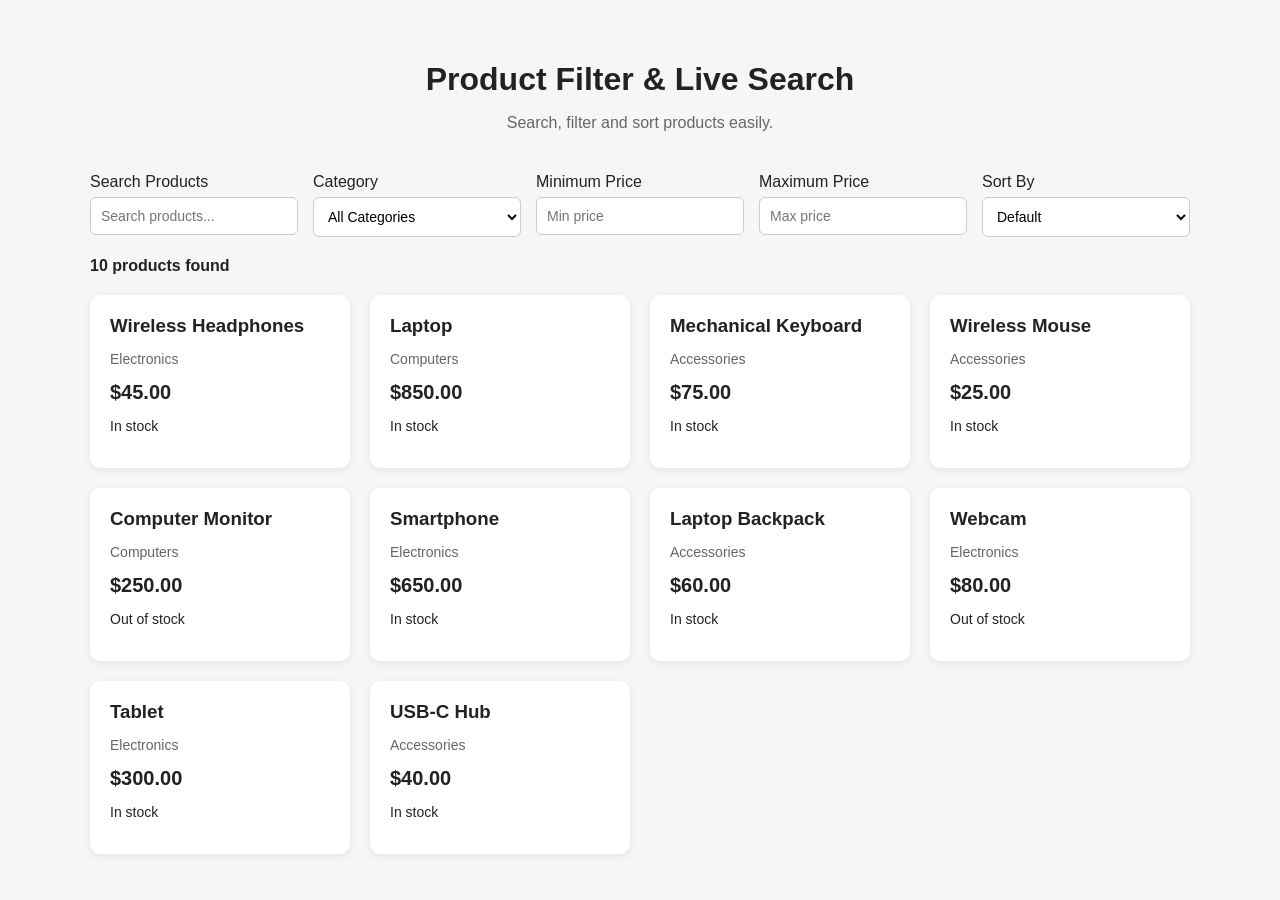
<file: product-filter-exam/index.html>
<!DOCTYPE html>
<html lang="en">
<head>
    <meta charset="UTF-8">

    <!-- Makes the page display properly on different screen sizes -->
    <meta name="viewport" content="width=device-width, initial-scale=1.0">

    <title>Product Filter & Live Search</title>

    <!-- Connects the HTML page to our CSS file -->
    <link rel="stylesheet" href="style.css">
</head>

<body>

    <!-- Main heading for the website -->
    <header class="page-header">
        <h1>Product Filter & Live Search</h1>
        <p>Search, filter and sort products easily.</p>
    </header>

    <!-- Search and filter controls -->
    <main>

        <section class="controls">

            <!-- Search input -->
            <div class="control-group">
                <label for="searchInput">Search Products</label>

                <input
                    type="text"
                    id="searchInput"
                    placeholder="Search products..."
                >
            </div>

            <!-- Category filter -->
            <div class="control-group">
                <label for="categoryFilter">Category</label>

                <select id="categoryFilter">
                    <option value="all">All Categories</option>
                    <option value="Electronics">Electronics</option>
                    <option value="Computers">Computers</option>
                    <option value="Accessories">Accessories</option>
                </select>
            </div>

            <!-- Minimum price -->
            <div class="control-group">
                <label for="minPrice">Minimum Price</label>

                <input
                    type="number"
                    id="minPrice"
                    placeholder="Min price"
                    min="0"
                >
            </div>

            <!-- Maximum price -->
            <div class="control-group">
                <label for="maxPrice">Maximum Price</label>

                <input
                    type="number"
                    id="maxPrice"
                    placeholder="Max price"
                    min="0"
                >
            </div>

            <!-- Sorting options -->
            <div class="control-group">
                <label for="sortOrder">Sort By</label>

                <select id="sortOrder">
                    <option value="default">Default</option>
                    <option value="price-low">Price: Low to High</option>
                    <option value="price-high">Price: High to Low</option>
                    <option value="name-az">Name: A to Z</option>
                    <option value="name-za">Name: Z to A</option>
                </select>
            </div>

        </section>

        <!-- Shows how many products are currently displayed -->
        <p id="resultCount" class="result-count">
            0 products found
        </p>

        <!-- JavaScript will create the product cards inside this section -->
        <section id="productGrid" class="product-grid"></section>

        <!-- Displayed when the filters return zero products -->
        <div id="emptyState" class="empty-state hidden">
            <h2>No products found</h2>
            <p>Try changing your search or filters.</p>
        </div>

    </main>

    <!-- Connects the HTML page to our JavaScript file -->
    <script src="script.js"></script>

</body>
</html>
</file>
<file: product-filter-exam/style.css>
/* Makes width and height calculations easier to control */
* {
    box-sizing: border-box;
}

/* Basic styling for the whole page */
body {
    margin: 0;
    font-family: Arial, sans-serif;
    background: #f4f6f8;
    color: #222;
}

/* Main heading area */
.page-header {
    text-align: center;
    padding: 40px 20px 25px;
}

.page-header h1 {
    margin-bottom: 10px;
}

.page-header p {
    color: #666;
}

/* Search and filter section */
.controls {
    width: 90%;
    max-width: 1100px;
    margin: 0 auto 20px;

    display: grid;
    grid-template-columns: repeat(5, 1fr);

    gap: 15px;
}

/* Places the label above each input */
.control-group {
    display: flex;
    flex-direction: column;
    gap: 6px;
}

/* Gives the inputs and dropdowns a clean appearance */
.control-group input,
.control-group select {
    padding: 10px;

    border: 1px solid #ccc;
    border-radius: 6px;

    font-size: 14px;
    background: white;
}

/* Result count text */
.result-count {
    width: 90%;
    max-width: 1100px;
    margin: 0 auto 20px;

    font-weight: bold;
}

/* Product grid */
.product-grid {
    width: 90%;
    max-width: 1100px;
    margin: 0 auto;

    display: grid;
    grid-template-columns: repeat(4, 1fr);

    gap: 20px;
}

/* Individual product card */
.product-card {
    background: white;

    padding: 20px;

    border-radius: 10px;

    box-shadow: 0 2px 8px rgba(0, 0, 0, 0.08);
}

/* Product name */
.product-card h3 {
    margin-top: 0;
    margin-bottom: 8px;
}

/* Product category */
.product-category {
    color: #666;
    font-size: 14px;
}

/* Product price */
.product-price {
    font-size: 20px;
    font-weight: bold;

    margin: 12px 0;
}

/* Stock information */
.stock {
    font-size: 14px;
}

/* Message shown when no products match */
.empty-state {
    width: 90%;
    max-width: 700px;

    margin: 40px auto;
    padding: 40px;

    text-align: center;

    background: white;
    border-radius: 10px;

    box-shadow: 0 2px 8px rgba(0, 0, 0, 0.08);
}

/* Used by JavaScript to hide the empty state */
.hidden {
    display: none;
}

/* Tablet-sized screens */
@media (max-width: 900px) {

    .controls {
        grid-template-columns: repeat(2, 1fr);
    }

    .product-grid {
        grid-template-columns: repeat(2, 1fr);
    }
}

/* Small screens */
@media (max-width: 600px) {

    .controls {
        grid-template-columns: 1fr;
    }

    .product-grid {
        grid-template-columns: 1fr;
    }
}
</file>
